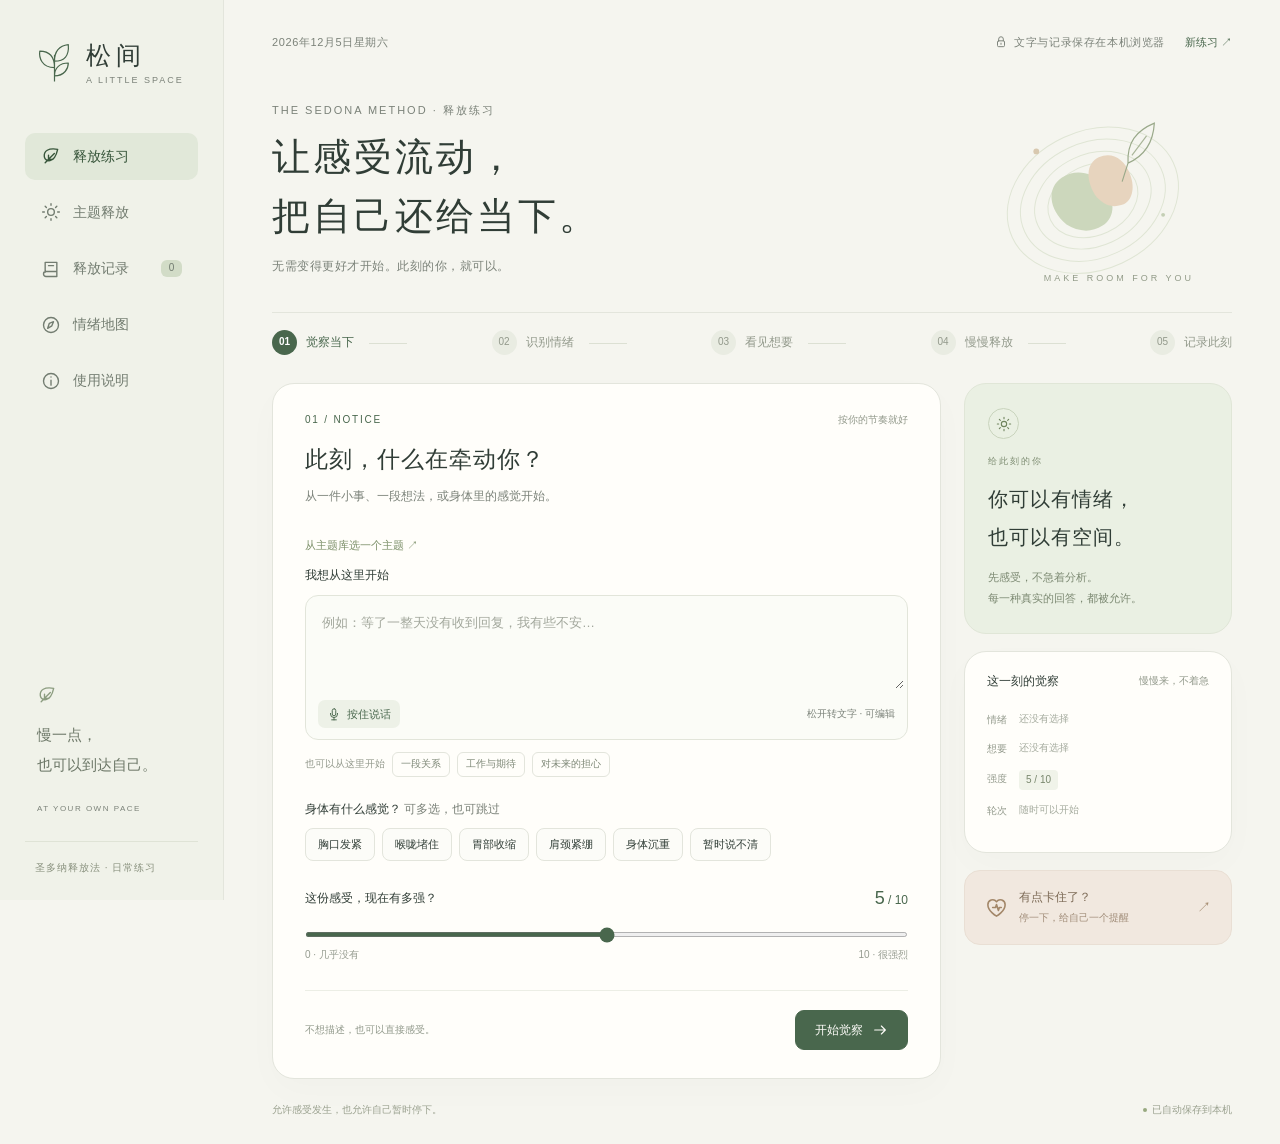
<file: index.html>
<!DOCTYPE html>
<html lang="zh-CN">
<head>
  <meta charset="UTF-8">
  <meta name="viewport" content="width=device-width, initial-scale=1, viewport-fit=cover">
  <meta name="theme-color" content="#f5f5ef">
  <meta name="description" content="松间：圣多纳释放法练习。觉察情绪，看见三大想要，按自己的节奏释放与记录。">
  <title>松间 · 圣多纳释放练习</title>
  <link rel="stylesheet" href="style.css">
  <link rel="stylesheet" href="enhancements.css">
  <link rel="stylesheet" href="themes.css">
  <link rel="stylesheet" href="practice-notes.css">
  <link rel="stylesheet" href="motion-interactions.css?v=2">
</head>
<body>
  <svg width="0" height="0" aria-hidden="true" style="position:absolute"><defs>
    <symbol id="i-leaf" viewBox="0 0 24 24"><path d="M20 4C9 2 3 6 4 13c1 6 12 9 16-9Z"/><path d="m5 20 11-11M9 16v-5m0 5h5"/></symbol>
    <symbol id="i-book" viewBox="0 0 24 24"><path d="M5 4h14v17H6a3 3 0 0 1 0-6h13M5 4v12M9 8h6"/></symbol>
    <symbol id="i-map" viewBox="0 0 24 24"><circle cx="12" cy="12" r="9"/><path d="m15 8-2 5-5 3 2-6 5-2Z"/></symbol>
    <symbol id="i-info" viewBox="0 0 24 24"><circle cx="12" cy="12" r="9"/><path d="M12 11v6m0-10v.2"/></symbol>
    <symbol id="i-lock" viewBox="0 0 24 24"><rect x="6" y="10" width="12" height="10" rx="2"/><path d="M8 10V7a4 4 0 0 1 8 0v3m-4 4v2"/></symbol>
    <symbol id="i-mic" viewBox="0 0 24 24"><rect x="9" y="3" width="6" height="12" rx="3"/><path d="M6 11v1a6 6 0 0 0 12 0v-1m-6 7v4m-4 0h8"/></symbol>
    <symbol id="i-arrow" viewBox="0 0 24 24"><path d="M4 12h16m-6-6 6 6-6 6"/></symbol>
    <symbol id="i-sun" viewBox="0 0 24 24"><circle cx="12" cy="12" r="4"/><path d="M12 2v2m0 16v2M2 12h2m16 0h2M5 5l1.5 1.5m11 11L19 19M5 19l1.5-1.5m11-11L19 5"/></symbol>
    <symbol id="i-help" viewBox="0 0 24 24"><path d="M12 21S3 16 3 9a5 5 0 0 1 9-3 5 5 0 0 1 9 3c0 7-9 12-9 12Z"/><path d="M8 12h3l1-3 2 6 1-3h2"/></symbol>
    <symbol id="i-close" viewBox="0 0 24 24"><path d="m6 6 12 12M6 18 18 6"/></symbol>
    <symbol id="i-control" viewBox="0 0 24 24"><path d="M4 7h16M4 17h16"/><circle cx="9" cy="7" r="3"/><circle cx="15" cy="17" r="3"/></symbol>
    <symbol id="i-check" viewBox="0 0 24 24"><path d="m5 12 4 4 10-10"/></symbol>
    <symbol id="i-download" viewBox="0 0 24 24"><path d="M12 3v12m-5-5 5 5 5-5M4 16v5h16v-5"/></symbol>
  </defs></svg>
  <div class="app">
    <aside class="sidebar" aria-label="主导航">
      <div class="brand"><svg class="brand-mark" viewBox="0 0 42 50" fill="none" aria-hidden="true"><path d="M21 45V16M21 30C7 30 4 19 5 12c10 0 16 6 16 18Zm0-7C21 11 28 6 36 5c1 12-4 18-15 18Zm0 16C32 39 36 31 36 25c-9 0-15 5-15 14Z" stroke="currentColor" stroke-width="1.3" stroke-linejoin="round"/></svg><div><div class="brand-name serif">松间</div><div class="brand-sub">A LITTLE SPACE</div></div></div>
      <nav class="nav"><button class="nav-button active" data-view="practice" aria-current="page"><svg class="icon"><use href="#i-leaf"/></svg>释放练习</button><button class="nav-button" data-view="themes"><svg class="icon"><use href="#i-sun"/></svg>主题释放</button><button class="nav-button" data-view="records"><svg class="icon"><use href="#i-book"/></svg>释放记录<span class="count" id="recordCount">0</span></button><button class="nav-button" data-view="map"><svg class="icon"><use href="#i-map"/></svg>情绪地图</button><button class="nav-button" data-view="guide"><svg class="icon"><use href="#i-info"/></svg>使用说明</button></nav>
      <div class="side-note"><svg class="icon twig"><use href="#i-leaf"/></svg><p>慢一点，<br>也可以到达自己。</p><span class="eyebrow">AT YOUR OWN PACE</span></div><div class="side-bottom">圣多纳释放法 · 日常练习</div>
    </aside>
    <main class="main" id="main">
      <header class="topbar"><span class="mobile-brand">松间</span><span id="today" class="date-label"></span><div class="top-actions"><span class="local-badge"><svg class="icon"><use href="#i-lock"/></svg>文字与记录保存在本机浏览器</span><button class="new-practice" id="newPractice">新练习 ↗</button></div></header>
      <div id="storageWarning" class="storage-warning" role="alert" hidden></div>
      <section id="practiceView">
        <div class="hero"><div class="hero-copy"><div class="eyebrow">THE SEDONA METHOD · 释放练习</div><h1 class="serif">让感受流动，<br>把自己还给当下。</h1><p>无需变得更好才开始。此刻的你，就可以。</p></div><div class="hero-art" aria-hidden="true"><svg viewBox="0 0 240 205" fill="none"><ellipse cx="125" cy="114" rx="91" ry="71" stroke="#dfe5d4" transform="rotate(-25 125 114)"/><ellipse cx="125" cy="114" rx="77" ry="59" stroke="#dfe5d4" transform="rotate(-25 125 114)"/><ellipse cx="125" cy="114" rx="62" ry="47" stroke="#dfe5d4" transform="rotate(-25 125 114)"/><ellipse cx="125" cy="114" rx="48" ry="36" stroke="#dfe5d4" transform="rotate(-25 125 114)"/><path d="M98 139c-19-16-20-38-5-48 13-9 30-7 42 6 13 15 14 34 0 43-12 8-26 6-37-1Z" fill="#ccd7bc"/><path d="M129 111c-12-17-11-35 2-41 13-6 26 1 32 17 6 15 2 29-9 32-9 3-17 0-25-8Z" fill="#e7d4be"/><path d="M161 76c-1-21 8-33 27-41-1 18-9 33-27 41Zm0 0-6 19" stroke="#9aa98a" stroke-width="1.2"/><path d="m165 68 15-20" stroke="#a9b598" stroke-width="1.2"/><circle cx="67" cy="64" r="3" fill="#d8c8af"/><circle cx="197" cy="129" r="2" fill="#c4cfb5"/></svg><span class="art-caption">MAKE ROOM FOR YOU</span></div></div>
        <ol class="steps" id="steps" aria-label="练习进度"></ol>
        <div class="workspace"><article class="card practice-card" id="practiceCard" aria-label="当前练习"></article><aside class="aside"><div class="reminder-card"><div class="reminder-icon"><svg class="icon"><use href="#i-sun"/></svg></div><div class="eyebrow">给此刻的你</div><h3 id="sideQuote">你可以有情绪，<br>也可以有空间。</h3><p id="sideQuoteSub">先感受，不急着分析。<br>每一种真实的回答，都被允许。</p></div><div class="card snapshot"><h3>这一刻的觉察<span id="elapsed">刚刚开始</span></h3><div class="snapshot-line"><span>情绪</span><div id="snapEmotions" class="snapshot-tags"></div></div><div class="snapshot-line"><span>想要</span><div id="snapWants" class="snapshot-tags"></div></div><div class="snapshot-line"><span>强度</span><div id="snapIntensity" class="snapshot-tags"></div></div><div class="snapshot-line"><span>轮次</span><div id="snapRounds" class="snapshot-tags"></div></div></div><button class="stuck-card" id="stuckButton"><svg class="icon"><use href="#i-help"/></svg><span><strong>有点卡住了？</strong><small>停一下，给自己一个提醒</small></span><span aria-hidden="true">↗</span></button></aside></div>
        <footer class="page-foot"><span>允许感受发生，也允许自己暂时停下。</span><span class="save-status" id="saveStatus" role="status">本机自动保存</span></footer>
      </section>
      <section id="themesView" hidden aria-label="主题释放"><div class="view-header"><div><div class="eyebrow">A PLACE TO BEGIN · 主题释放</div><h1>从一件在意的事，回到自己。</h1><p>跟随课程的 21 个主题，也可以只选此刻最贴近你的一个。</p></div><button class="button secondary" data-view="practice">回到当前练习</button></div><div class="theme-overview"><div><div class="eyebrow">AT YOUR OWN PACE</div><h2 class="serif">自由选题，随时再来一轮。</h2><p>每个主题都接入同样的觉察与释放步骤，不必按天完成。</p></div><div class="theme-progress" id="themeProgress"></div></div><div id="themeContinue" hidden></div><details class="practice-tools" open><summary>实用练习 · 可选的三个入口</summary><div class="practice-tool-grid"><button class="practice-tool-card" data-practice-tool="expectation"><strong>先松开对释放的期待 ↗</strong><span>把“轻松释放／一次释放干净”也当作一个目标，看看最近的感受。</span></button><button class="practice-tool-card" data-practice-tool="action"><strong>目标练习：行动阻力 ↗</strong><span>列出具体的小行动，从想到其中一步时的感受开始。</span></button><button class="practice-tool-card" data-practice-tool="outcome"><strong>实现后的好处与担心 ↗</strong><span>如果现在就实现，我期待什么、又担心什么？选一项来感受。</span></button></div></details><div class="theme-controls"><div class="theme-filters" aria-label="按周筛选"><button class="theme-filter" data-theme-week="all" aria-pressed="true">全部</button><button class="theme-filter" data-theme-week="1" aria-pressed="false">第一周</button><button class="theme-filter" data-theme-week="2" aria-pressed="false">第二周</button><button class="theme-filter" data-theme-week="3" aria-pressed="false">第三周</button></div><label class="theme-search"><span class="sr-only">搜索释放主题</span><input type="search" class="search" id="themeSearch" maxlength="100" placeholder="搜索主题，如：认可、关系、金钱…" autocomplete="off"></label></div><p class="theme-results" id="themeResults" role="status"></p><div class="themes-grid" id="themesGrid"></div><p class="theme-source">主题按《21天情绪释放训练营｜第二期》的目录整理；这里的觉察提示为页面编写，并非课程逐字引导。</p></section>
      <section id="recordsView" hidden aria-label="释放记录"><div class="view-header"><div><div class="eyebrow">YOUR SMALL MOMENTS</div><h1>每一次看见，都值得留下。</h1><p>不评判进度，记录与你自己相处的片刻。</p></div><div class="actions"><button class="button secondary" id="exportButton"><svg class="icon"><use href="#i-download"/></svg>导出备份</button><button class="button" id="importButton">导入记录</button></div></div><div class="record-tools"><label class="record-search-label"><span class="sr-only">搜索释放记录</span><input class="search" id="recordSearch" placeholder="搜索主题、情绪或想要…" maxlength="200"></label><span class="record-count" id="recordResults"></span></div><div class="record-want-filters" id="recordWantFilters" role="group" aria-label="按三大想要筛选记录"></div><p class="record-classification-note">以三大想要为主分类，具体情绪作为补充；一条记录可以对应多个想要。</p><div class="records-list" id="recordsList"></div></section>
      <section id="mapView" hidden aria-label="中英文情绪表"><div class="view-header"><div><div class="eyebrow">CHART OF EMOTIONS · 中英情绪表</div><h1>为感受，找到一个名字。</h1><p>按照原 PDF 的九类情绪整理，中文、英文与音标逐项对应。</p></div><button class="button secondary" data-view="practice">回到当前练习</button></div><p class="map-intro">可以同时感受到几种情绪，也可以暂时说不清。词语是探索的入口，不是对自己的评判。点击中文词语，可以带回当前练习。</p><div class="chart-controls"><label class="chart-search-label"><span class="field-label">查找情绪 · Search</span><input type="search" class="search" id="mapSearch" maxlength="100" placeholder="输入中文或英文，如：焦虑 / anxious" autocomplete="off"></label><label class="chart-category-label"><span class="field-label">情绪类别 · Category</span><select class="search" id="mapCategory" aria-label="情绪类别"></select></label></div><p class="chart-status" id="mapStatus" role="status"></p><div class="map-grid" id="mapGrid"></div><p class="chart-source">词条及音标参考你提供的《中英 chart-of-emotions sedona》第 1–2 页。原表中有些词是想法或行为描述，可用作觉察线索。</p></section>
      <section id="guideView" hidden aria-label="使用说明"><div class="view-header"><div><div class="eyebrow">A GENTLE PLACE TO BEGIN</div><h1>按自己的节奏，练习放下。</h1><p>一段几分钟的自我觉察，也可以只是一次短暂停顿。</p></div></div><article class="card guide-card"><h2>怎样进行一次练习</h2><ol><li>写下眼前的一件事，留意身体感觉，标记当前强度。</li><li>用情绪词帮助辨认；选多个、自己填写或选择“暂时说不清”都可以。</li><li>探索有没有想要控制、想要认同、想要安全。它们可能重叠，也可能暂时没有答案。</li><li>依次探索：允许感受存在、能否松开、是否愿意、何时尝试。任何回答都可以继续。</li><li>观察变化，保存记录。没有变化也可以结束；想继续时再做一轮。</li></ol><p>释放的是对某个结果的紧抓。愿望、行动、现实中的安全需要和个人边界都可以保留。</p></article><article class="card guide-card"><h2>长按说话与记录</h2><p>在输入框旁按住麦克风按钮说话，松开后等待转写完成。键盘可聚焦按钮，按住空格或回车说话。第一次使用需要允许麦克风权限；转出的文字可继续修改。</p><p>建议用 Chrome 或 Edge，通过本目录的“启动.cmd”打开本地页面。中文识别服务可能需要联网，也可能因系统、地区或企业策略而不可用。不可用时可以直接打字。</p><p>本页面没有后端，也不保存音频。语音可能由浏览器发送给其语音服务处理。文字、草稿和记录保存在当前浏览器的本地存储中；更换浏览器、清除浏览数据或移动 HTML 文件可能无法看到原记录。可定期“导出备份”，再通过“导入记录”恢复。</p><p>输入内容会自动保存。“先停一下”会生成可以继续的暂停记录；“保存这次记录”会保存整段练习。导出备份包含记录和当前草稿。</p></article><article class="card guide-card"><h2>在手机上使用</h2><label class="motion-setting"><input type="checkbox" id="motionPreference">减少放下动画</label><p>也会尊重系统的“减少动态效果”设置。</p><p>手机与电脑连接同一 Wi-Fi，双击电脑文件夹中的“手机访问.cmd”，在手机浏览器输入启动窗口列出的地址。请保持电脑和窗口开启；如果正在运行普通启动器，先关闭它。</p><p>普通局域网 HTTP 地址支持文字练习、双语情绪表、动画和记录。网页长按语音需要 HTTPS，可改用手机键盘自带的麦克风。手机和电脑的记录各自保存在自己的浏览器中，可用备份转移。</p><p>在释放环节轻触叶子，可观看放下的意象。选择“现在试一下”后也会播放；动画可跳过，支持“减少动画”和系统的减少动态效果设置。感受是否变化，仍由你自己体会。</p></article><article class="card guide-card"><h2>主题释放</h2><p>从导航进入“主题释放”，按周筛选或搜索，选一个主题和觉察角度，即可开始原有的五步练习。主题可以自由选择、反复练习，不必按21天顺序完成。</p><p>开始新主题时，未完成的练习会自动保存为暂停记录。主题会随草稿、每次记录和备份保留；也可以在记录里按主题名称搜索。每轮结束仍可点“还有一点，再释放一轮”，回到允许感受存在的第一个问题。</p><p>主题名称参考已核对的课程目录；觉察提示是为此页面编写的自助练习提示，并非原课逐字引导。</p></article><article class="card guide-card" id="arthurPracticeNotes"><h2>回到感受的几个提醒</h2><ul class="principle-list"><li>允许不是努力制造情绪；先看看能否少一点阻止和对抗。没有感觉，也可以先允许没感觉。</li><li>先问能不能松开，再问愿不愿意。答案可以是真实的“不知道”，不用在头脑里答对。</li><li>如果急着轻松释放、一次完成，可以把对释放结果的期待也当作练习目标。</li><li>先靠近最近的感受。对情绪的抗拒、对状态的愧疚、对自己的责备，也可以先被看见。</li><li>已有的安全、快乐与美好不用被赶走。探索的是“必须得到或必须保持”的紧抓，愿望与边界可以保留。</li><li>放下内在紧绷不等于对外退让；沟通、行动和选择仍由自己决定。</li><li>念头复杂时，先体会想到这句话时身体哪里有感觉，不必解释完所有原因。</li><li>情绪再出现时，可以看看它是否更容易经过自己；不比较进度，也不要求到零、接纳或平静才允许结束。</li><li>疲惫时可以休息。练习也可以只是欢迎感受、先停一下，不必把释放变成另一项任务。</li></ul><p class="source-notes">根据用户提供的 Arthur 摘录去重、改写为日常练习提示。实用练习见“主题释放”；卡住时也可从提醒窗口进入。</p></article><article class="card guide-card"><h2>资料与改写</h2><div class="source-ref"><cite>《中英 chart-of-emotions sedona》</cite>：按第1–2页九类情绪总表整理409个中英文词条及音标，另提供常用词快捷选择。<br><cite>《第2次直播：放下即获得》</cite>：参考第15、17–24、54–55页关于想要、简化释放和卡住时提醒的内容。<br>页面文案为日常练习而改写，是自我觉察工具，不作情绪诊断。</div></article></section>
    </main>
  </div>
  <dialog id="stuckDialog" aria-labelledby="stuckTitle"><div class="dialog-head"><div><div class="eyebrow">PAUSE, WITH KINDNESS</div><h2 id="stuckTitle" class="serif">卡住，也可以被允许。</h2></div><button class="close-btn" data-close="stuckDialog" aria-label="关闭提醒"><svg class="icon"><use href="#i-close"/></svg></button></div><div class="dialog-body"><p class="dialog-intro">选一个接近此刻的状态，试着轻轻提醒自己。</p><div class="reminder-reasons" id="stuckReasons"></div><div id="stuckMessage" class="stuck-message"></div><button class="stuck-tool-link" data-practice-tool="expectation">也可以先练“对释放的期待” ↗</button><div class="grounding">也可以先回到这里：感受双脚与地面接触，看看周围的三样东西，让呼吸保持自然。不用完成任何任务。</div><div class="dialog-actions"><button class="button primary" id="continueStuck">带着这个提醒继续</button><button class="button" id="pauseSession">先停一下，保存记录</button></div></div></dialog>
  <dialog id="recordDialog" aria-labelledby="recordTitle"><div class="dialog-head"><div><div class="eyebrow">A MOMENT YOU NOTICED</div><h2 id="recordTitle" class="serif">释放记录</h2></div><button class="close-btn" data-close="recordDialog" aria-label="关闭记录"><svg class="icon"><use href="#i-close"/></svg></button></div><div class="dialog-body" id="recordDetail"></div></dialog>
  <dialog id="confirmDialog" aria-labelledby="confirmTitle"><div class="dialog-head"><h2 id="confirmTitle" class="serif"></h2><button class="close-btn" data-close="confirmDialog" aria-label="取消"><svg class="icon"><use href="#i-close"/></svg></button></div><div class="dialog-body"><p id="confirmText" class="confirm-text"></p><div class="dialog-actions"><button class="button primary" id="confirmYes">确定</button><button class="button" data-close="confirmDialog">取消</button></div></div></dialog>
  <dialog id="themeDialog" aria-labelledby="themeDialogTitle"><div class="dialog-head"><div><div class="eyebrow" id="themeDialogEyebrow">主题释放</div><h2 class="serif" id="themeDialogTitle"></h2></div><button class="close-btn" data-close="themeDialog" aria-label="关闭主题"><svg class="icon"><use href="#i-close"/></svg></button></div><div class="dialog-body"><p class="theme-preview-description" id="themeDialogDescription"></p><p class="field-label">选一个角度开始觉察</p><div class="theme-angles" id="themeAngles"></div><p class="theme-draft-note" id="themeDraftNote" hidden>当前未结束的练习会先保存为暂停记录，之后可以继续。</p><div class="dialog-actions theme-preview-actions"><button class="button primary" id="startTheme">开始这个主题</button><button class="button" id="viewThemeRecords" hidden>查看这个主题的记录</button></div><p class="theme-preview-note">接下来可以写下具体的小事，辨认情绪与三大想要，再按自己的节奏释放。</p></div></dialog>
  <dialog id="practiceToolDialog" aria-labelledby="practiceToolTitle"><div class="dialog-head"><div><div class="eyebrow">回到最近的感受 · 可选练习</div><h2 class="serif" id="practiceToolTitle"></h2></div><button class="close-btn" data-close="practiceToolDialog" aria-label="关闭练习工具"><svg class="icon"><use href="#i-close"/></svg></button></div><div class="dialog-body"><p class="tool-description" id="practiceToolDescription"></p><div class="tool-fields" id="practiceToolFields"></div><p class="tool-hint" id="practiceToolHint"></p><p class="tool-focus-label">选此刻最有感觉的一项，之后再辨认情绪和三大想要。</p><div class="tool-focus-list" id="practiceToolFocus"></div><p class="tool-error" id="practiceToolError" role="alert" hidden></p><p class="tool-draft-note" id="practiceToolDraftNote" hidden>当前练习会先保存。完成这个练习后，可以回到刚才停下的地方。</p><div class="tool-dialog-actions"><button class="button primary" id="startPracticeTool">带着这一项开始释放</button><button class="button" data-close="practiceToolDialog">先不做，回到原处</button></div><p class="source-notes">练习提示根据你提供的 Arthur 摘录和目标练习讲义整理、改写。</p></div></dialog>
  <dialog id="releaseVisual" class="release-visual" aria-labelledby="visualTitle" aria-describedby="visualHint"><div class="visual-stage" aria-hidden="true"><div class="visual-halo"></div><div class="visual-ripple ripple-one"></div><div class="visual-ripple ripple-two"></div><div class="visual-stone"><span id="visualEmotion"></span><span class="visual-word-en" id="visualEnglish" lang="en"></span></div><div class="visual-particles" id="visualParticles"></div><svg class="visual-leaf icon"><use href="#i-leaf"/></svg></div><div class="visual-copy"><div class="eyebrow">A LITTLE LIGHTER</div><h2 class="serif" id="visualTitle">让这一点紧绷，轻轻离开。</h2><p id="visualHint">跟随一个放下的意象，<br>也允许真实的感受保持原样。</p><button class="button secondary" id="finishReleaseVisual">回到练习</button><label class="quiet-motion"><input type="checkbox" id="quietMotion">减少动画</label></div></dialog>
  <input type="file" accept=".json,application/json" id="importFile" hidden><div class="toast" id="toast" role="status" hidden></div>
  <script src="emotion-chart.js"></script>
  <script src="theme-data.js"></script>
  <script src="practice-notes.js"></script>
  <script src="app.js?v=2"></script>
</body>
</html>
</file>
<file: style.css>
:root{--bg:#f5f5ef;--paper:#fffefa;--ink:#303d36;--muted:#7b8279;--green:#49674d;--sage:#e8eee2;--line:#e3e5dc;--radius:22px;font-family:Inter,"Segoe UI","Microsoft YaHei",sans-serif;color:var(--ink);background:var(--bg);font-synthesis:none}
*{box-sizing:border-box}body{margin:0;font-size:14px;line-height:1.65}button,input,textarea{font:inherit}button,a,input,textarea,summary{-webkit-tap-highlight-color:transparent}button{cursor:pointer;color:inherit;border:0;background:none}button:disabled{cursor:not-allowed;opacity:.55}button:focus-visible,a:focus-visible,summary:focus-visible{outline:3px solid #a8b49a;outline-offset:4px}input:focus,textarea:focus{outline:2px solid #a9b79b;outline-offset:2px}h1,h2,h3,p{margin-top:0}h1,h2,h3{font-weight:500}a{color:var(--green)}svg{display:inline-block;vertical-align:middle;flex-shrink:0}svg.icon{width:20px;height:20px;stroke:currentColor;stroke-width:1.65;fill:none;stroke-linecap:round;stroke-linejoin:round}button svg{pointer-events:none}[hidden]{display:none!important}.muted{color:var(--muted)}.small{font-size:12px}.serif{font-family:"Noto Serif SC","Songti SC",SimSun,serif}.eyebrow{font-size:11px;letter-spacing:2px;color:var(--muted)}.sr-only{position:absolute;width:1px;height:1px;padding:0;overflow:hidden;clip:rect(0,0,0,0);white-space:nowrap}
.app{display:grid;grid-template-columns:224px minmax(0,1fr);min-height:100vh}.sidebar{border-right:1px solid var(--line);padding:38px 25px 24px;display:flex;flex-direction:column;position:sticky;top:0;height:100vh;background:#f0f2e9}.brand{display:flex;align-items:center;gap:12px;margin:0 10px 45px}.brand-mark{width:39px;height:46px;color:var(--green)}.brand-name{font-size:25px;letter-spacing:5px;line-height:1.4}.brand-sub{font-size:9px;letter-spacing:2px;color:var(--muted)}.nav{display:grid;gap:9px}.nav-button{display:flex;align-items:center;gap:12px;padding:12px 16px;text-align:left;border-radius:10px;color:#727c70}.nav-button.active{background:#e1e8d9;color:#37553a;font-weight:600}.nav-button:hover{background:#e7ecdf}.nav-button .count{margin-left:auto;background:#d2dcc7;font-size:10px;min-width:21px;text-align:center;border-radius:6px}.side-note{margin-top:auto;padding:38px 12px 22px}.side-note .twig{font-size:24px;color:#8c9d80}.side-note p{font-family:"Noto Serif SC",SimSun,serif;font-size:15px;line-height:2;color:#6d7868;margin:15px 0}.side-note .eyebrow{font-size:8px;letter-spacing:1.5px}.side-bottom{font-size:10px;letter-spacing:1px;color:#89917e;padding:18px 10px 0;border-top:1px solid #dfe3d6}.main{max-width:1430px;width:100%;margin:auto;padding:28px 48px 26px}.topbar{display:flex;align-items:center;justify-content:space-between;gap:12px;font-size:11px;color:var(--muted);letter-spacing:.6px}.local-badge{display:inline-flex;align-items:center;gap:6px}.local-badge svg{width:14px;height:14px}.hero{display:flex;align-items:center;justify-content:space-between;gap:20px;min-height:235px;padding:33px 0 23px}.hero h1{font-size:38px;line-height:1.55;letter-spacing:3px;margin:9px 0 11px}.hero p{font-size:12px;color:var(--muted);margin:0;letter-spacing:.5px}.hero-art{position:relative;width:240px;height:200px;margin-right:24px;flex-shrink:0}.hero-art svg{width:100%;height:100%}.art-caption{position:absolute;bottom:3px;right:14px;font-size:9px;letter-spacing:3px;color:#929b88}.steps{list-style:none;display:flex;justify-content:space-between;padding:17px 0 28px;margin:0;border-top:1px solid var(--line)}.step{position:relative;display:flex;align-items:center;gap:9px;color:#92998b;font-size:12px;padding:0}.step:not(:last-child):after{content:"";position:absolute;left:calc(100% + 15px);top:50%;width:clamp(12px,3vw,54px);height:1px;background:#dce0d3}.step-num{width:25px;height:25px;display:grid;place-items:center;border-radius:50%;background:#e9ece2;font-size:10px}.step.active{color:var(--green);font-weight:600}.step.active .step-num{background:var(--green);color:white}.step.done .step-num{background:#dfe9d7;color:var(--green)}.workspace{display:grid;grid-template-columns:minmax(0,1fr) 268px;gap:23px;align-items:start}.card{background:var(--paper);border:1px solid var(--line);border-radius:var(--radius);box-shadow:0 12px 36px #354c3505}.practice-card{padding:28px 32px;min-height:450px}.section-label{display:flex;align-items:center;justify-content:space-between;margin-bottom:13px}.section-label span:first-child{font-size:10px;letter-spacing:1.8px;color:var(--green)}.section-label span:last-child{font-size:10px;color:#92998b}.practice-card h2{font-size:23px;letter-spacing:1px;line-height:1.55;margin-bottom:8px;outline:none}.intro{font-size:12px;color:var(--muted);margin-bottom:23px;line-height:1.9}.field-label{display:block;font-size:12px;margin-bottom:9px;font-weight:500}.input-wrap{position:relative;border:1px solid #e2e5da;border-radius:13px;background:#fbfcf7;padding:3px}.input-wrap:focus-within{border-color:#9baa8a}.input-wrap textarea{resize:vertical;min-height:85px;width:100%;border:0;background:transparent;padding:12px 13px 4px;color:var(--ink);outline:none;font-size:13px;line-height:1.9}.input-wrap textarea:focus{outline:none}.input-wrap textarea::placeholder{color:#a2a79c}.voice-row{display:flex;align-items:center;justify-content:space-between;gap:10px;padding:4px 9px 8px;min-height:36px}.voice-btn{display:inline-flex;align-items:center;gap:6px;border-radius:7px;padding:5px 9px;background:#edf1e7;color:var(--green);font-size:11px;user-select:none;-webkit-user-select:none;touch-action:none;flex-shrink:0}.voice-btn svg{width:14px;height:14px}.voice-btn.recording{background:#f4dfd8;color:#9f5544}.voice-btn.recording:before{content:"";width:6px;height:6px;border-radius:50%;background:#b75b46;animation:pulse 1s infinite}.voice-status{font-size:10px;color:var(--muted);text-align:right;overflow-wrap:anywhere}.examples{display:flex;flex-wrap:wrap;align-items:center;gap:7px;margin:12px 0 23px;font-size:10px;color:#93998c}.text-chip{border:1px solid var(--line);background:transparent;border-radius:6px;padding:3px 8px;color:#7d8776;font-size:10px}.text-chip:hover{background:var(--sage)}.field-block{margin:23px 0 0}.chips{display:flex;gap:7px;flex-wrap:wrap}.chip{border:1px solid var(--line);padding:6px 12px;border-radius:8px;background:#fcfcf8;font-size:11px;overflow-wrap:anywhere}.chip:hover{border-color:#a7b496}.chip.selected,.chip[aria-pressed=true]{background:#e8efdf;border-color:#a4b591;color:#3e5c3c}.range-line{display:flex;justify-content:space-between;align-items:center;margin-bottom:8px}.range-value{font-size:12px;color:var(--green)}.range-value b{font-size:18px;font-weight:500}.range{width:100%;accent-color:var(--green);cursor:pointer;height:5px;margin:10px 0}.range-labels{display:flex;justify-content:space-between;font-size:10px;color:#969c90}.card-footer{border-top:1px solid #eceee5;margin-top:26px;padding-top:19px;display:flex;align-items:center;justify-content:space-between;gap:12px}.button{border:1px solid var(--line);padding:10px 19px;border-radius:9px;font-size:12px;display:inline-flex;align-items:center;justify-content:center;gap:9px;line-height:1.5}.button svg{width:16px;height:16px}.button.primary{background:var(--green);border-color:var(--green);color:#fffefa}.button.primary:hover{background:#354f39}.button.secondary{background:#f1f4ea;color:var(--green);border-color:#e1e7d7}.button.ghost{border-color:transparent;color:var(--muted);padding-left:0}.button.danger{color:#a45042;border-color:#e8cdc5}.footer-hint{font-size:10px;color:#91998b}.aside{display:grid;gap:17px}.reminder-card{padding:24px 23px;background:#eaf0e3;border:1px solid #e0e6d7;border-radius:var(--radius)}.reminder-icon{width:31px;height:31px;border:1px solid #c9d4bd;border-radius:50%;display:grid;place-items:center;color:#6f835d;margin-bottom:15px}.reminder-icon svg{width:16px;height:16px}.reminder-card .eyebrow{color:#7c8b70;font-size:9px}.reminder-card h3{font-family:"Noto Serif SC",SimSun,serif;font-size:20px;line-height:1.9;letter-spacing:1px;margin:11px 0}.reminder-card p{font-size:11px;color:#7c8972;line-height:1.9;margin:0}.snapshot{padding:20px 22px}.snapshot h3{font-size:12px;margin:0 0 19px;display:flex;justify-content:space-between;align-items:center}.snapshot h3 span{font-weight:400;font-size:10px;color:#92998b}.snapshot-line{display:flex;align-items:flex-start;gap:12px;margin:12px 0;font-size:11px}.snapshot-line>span:first-child{color:#939a8c;white-space:nowrap;font-size:10px;padding-top:1px}.snapshot-tags{display:flex;flex-wrap:wrap;gap:4px}.snapshot-tag{padding:2px 7px;border-radius:4px;background:#f0f3e9;color:#78866c;font-size:10px;overflow-wrap:anywhere;max-width:100%}.snapshot-placeholder{color:#a5ab9e;font-size:10px}.stuck-card{background:#f1e8df;border:1px solid #e9dfd4;padding:17px 20px;border-radius:16px;display:flex;align-items:center;gap:11px;text-align:left;width:100%}.stuck-card>svg{color:#a38769;width:23px;height:23px}.stuck-card strong{display:block;font-size:12px;font-weight:500;color:#7d6b57}.stuck-card small{display:block;font-size:10px;color:#a08c78;margin-top:3px}.stuck-card>span:last-child{margin-left:auto;color:#a68d72}.page-foot{font-size:10px;color:#9aa18f;display:flex;justify-content:space-between;gap:12px;margin:23px 0 0}.save-status{display:flex;align-items:center;gap:5px}.save-status:before{content:"";background:#98a980;border-radius:50%;width:4px;height:4px}.storage-warning{padding:12px 16px;background:#f7e8dd;border:1px solid #e4c8b3;border-radius:10px;margin:15px 0;color:#876044;font-size:12px}
.search{width:100%;border:1px solid var(--line);border-radius:9px;background:#fafbf6;padding:10px 13px;color:var(--ink);font-size:12px}.emotion-grid{display:grid;grid-template-columns:repeat(3,minmax(0,1fr));gap:9px;margin:15px 0}.emotion-card{border:1px solid var(--line);border-radius:11px;padding:12px;text-align:left;background:#fdfdf9;transition:background .15s,border .15s}.emotion-card:hover{border-color:#a7b696}.emotion-card.selected{background:#eaf0e3;border-color:#9bad87}.emotion-top{display:flex;align-items:center;gap:7px;margin-bottom:5px;font-size:12px}.emotion-dot{width:7px;height:7px;border-radius:50%;background:var(--dot);flex-shrink:0}.emotion-card small{font-size:10px;color:#8b9282;display:block;line-height:1.8}.emotion-words{border-radius:11px;padding:14px;background:#f5f7ef;margin-bottom:13px}.emotion-words>p{font-size:11px;color:#818a77;margin:0 0 9px}.inline-field{display:flex;gap:7px;margin-top:12px}.inline-field input{min-width:0;flex:1}.help-note{padding:12px 14px;background:#f3f5ec;border-radius:9px;color:#78856c;font-size:11px;line-height:1.9;margin:15px 0}.suggestion{font-size:11px;color:#7c896e;margin:12px 0}.want-list{display:grid;gap:10px}.want-card{width:100%;border:1px solid var(--line);border-radius:12px;padding:16px;text-align:left;display:grid;grid-template-columns:33px 1fr 18px;gap:12px;background:#fdfdf9}.want-card.selected{background:#eaf0e3;border-color:#9bad87}.want-symbol{background:#f0f3e9;border-radius:9px;width:33px;height:33px;display:grid;place-items:center;color:#7b8b6a}.want-symbol svg{width:18px;height:18px}.want-name{display:block;font-size:13px;margin-bottom:3px}.want-card small{font-size:11px;color:#89917f;line-height:1.9;display:block}.checkmark{width:16px;height:16px;border:1px solid #d2d9c8;border-radius:50%;color:transparent;display:grid;place-items:center;font-size:10px;margin-top:4px}.selected .checkmark{background:#60764f;border-color:#60764f;color:white}.release-orb{width:112px;height:112px;display:grid;place-items:center;margin:25px auto 29px;position:relative;border-radius:50%;background:radial-gradient(circle,#edf1e4 0%,#e6eddd 55%,#f3f6ee 70%);box-shadow:0 0 0 15px #f4f6ee,0 0 0 29px #f8f9f3}.release-orb svg{width:35px;height:35px;color:#81916f;stroke-width:1.1}.release-focus{text-align:center;font-family:"Noto Serif SC",SimSun,serif;font-size:23px;line-height:1.9;letter-spacing:1px;margin:29px 0 12px}.release-sub{text-align:center;color:#909783;font-size:11px;line-height:1.9;margin-bottom:24px}.answer-options{display:flex;gap:9px;justify-content:center;flex-wrap:wrap}.answer-option{padding:9px 18px;border:1px solid #dfe5d5;border-radius:8px;background:#fafbf5;font-size:12px}.answer-option.selected{background:#e2ead7;border-color:#a0b58a;color:#3c5b37}.answer-feedback{margin-top:18px;min-height:45px;color:#7a8870;font-size:12px;line-height:1.9;background:#f5f7ef;padding:12px 15px;border-radius:10px}.mini-progress{display:flex;gap:5px;justify-content:center;margin:15px 0}.mini-progress span{height:3px;width:24px;border-radius:3px;background:#e8ecdf}.mini-progress span.active{background:#7e946b}.mini-progress span.done{background:#b9c7aa}.focus-tags{justify-content:center;margin-top:20px}.round-summary{display:flex;justify-content:center;align-items:center;gap:27px;background:#f3f6ed;border-radius:14px;padding:20px;margin:18px 0}.score{text-align:center}.score b{font-size:30px;font-weight:400;line-height:1.4}.score span{display:block;font-size:10px;color:#89947e}.rounds{margin:18px 0;display:grid;gap:8px}.round-row{display:flex;justify-content:space-between;gap:12px;font-size:11px;background:#f5f6ef;border-radius:8px;padding:10px 13px}.round-row>span:last-child{white-space:nowrap}.summary-detail{font-size:12px;line-height:1.9;color:#79846e;margin:14px 0}.success-mark{display:flex;align-items:center;gap:8px;font-size:12px;color:var(--green);background:#e8efdf;padding:12px;border-radius:9px;margin-bottom:15px}.actions{display:flex;gap:8px;flex-wrap:wrap}
.view-header{padding:42px 0 22px;display:flex;align-items:flex-end;justify-content:space-between;gap:20px}.view-header h1{font-family:"Noto Serif SC",SimSun,serif;font-size:32px;letter-spacing:2px;margin-bottom:8px}.view-header p{font-size:12px;color:var(--muted);margin-bottom:0}.record-tools{display:flex;gap:12px;align-items:center;margin:14px 0 22px}.record-search-label{flex:1;max-width:400px}.record-count{font-size:11px;color:var(--muted)}.records-list{display:grid;gap:13px}.record-card{padding:22px 25px;text-align:left;width:100%;transition:border-color .15s}.record-card:hover{border-color:#a6b395}.record-top{display:flex;justify-content:space-between;gap:15px;font-size:11px;color:#909880;margin-bottom:10px}.record-card h3{font-size:16px;margin-bottom:12px;overflow-wrap:anywhere}.record-meta{display:flex;align-items:center;gap:8px;flex-wrap:wrap}.record-score{margin-left:auto;color:#6f835d;font-size:12px}.status-pill{border-radius:5px;padding:2px 7px;font-size:10px;background:#edf2e6;color:#728661}.status-pill.paused{background:#f3e8db;color:#9a805b}.empty-state{text-align:center;padding:70px 20px;color:#8d9782}.empty-state .icon{width:35px;height:35px;margin-bottom:15px}.empty-state h3{font-size:18px;color:#6b7c5e}.empty-state p{font-size:12px;margin-bottom:23px}.map-intro{max-width:670px;color:var(--muted);font-size:12px;line-height:2}.map-grid{display:grid;grid-template-columns:repeat(3,minmax(0,1fr));gap:15px;margin-top:25px}.map-card{padding:23px}.map-card .eyebrow{font-size:9px;margin:7px 0 13px;letter-spacing:1px}.map-card h3{display:flex;align-items:center;gap:9px;font-size:18px;margin-bottom:0}.map-card p{font-size:11px;color:#8b947e;line-height:1.9}.map-card .chips{gap:6px}.map-card .chip{font-size:10px;padding:4px 9px}.guide-card{padding:28px 32px;margin:20px 0;max-width:850px}.guide-card h2{font-size:18px}.guide-card p,.guide-card li{font-size:12px;color:#7e8874;line-height:2}.guide-card ol{padding-left:20px}.source-ref{font-size:11px;line-height:2;color:#87917b}.source-ref cite{font-style:normal;color:#637b51}
dialog{border:1px solid var(--line);border-radius:23px;padding:0;width:min(620px,calc(100% - 32px));max-height:88dvh;background:var(--paper);color:var(--ink);box-shadow:0 25px 100px #2d3f3026}dialog::backdrop{background:#29362b59;backdrop-filter:blur(4px)}.dialog-head{display:flex;justify-content:space-between;align-items:flex-start;padding:25px 28px 8px;gap:12px}.dialog-head h2{font-size:23px;letter-spacing:1px;margin:5px 0}.dialog-body{padding:9px 28px 27px}.close-btn{width:31px;height:31px;display:grid;place-items:center;border-radius:50%;color:#7e8974;background:#f0f3e9;flex-shrink:0}.close-btn svg{width:16px;height:16px}.dialog-intro{color:#8b937f;font-size:12px;line-height:1.9}.reminder-reasons{display:flex;gap:7px;flex-wrap:wrap;margin:19px 0}.stuck-message{background:#edf2e5;border-radius:15px;padding:23px;margin:17px 0}.stuck-message h3{font-family:"Noto Serif SC",SimSun,serif;font-size:23px;line-height:1.9;margin-bottom:14px}.stuck-message p{color:#7d8b6e;font-size:12px;line-height:2;margin:0}.grounding{background:#f6eee5;padding:13px 16px;border-radius:10px;color:#9b8264;font-size:11px;line-height:1.9}.dialog-actions{display:flex;gap:9px;flex-wrap:wrap;margin-top:22px}.detail-block{margin:20px 0}.detail-block h3{font-size:12px;margin:0 0 7px;color:#6c7e5d}.detail-block p{font-size:12px;white-space:pre-wrap;overflow-wrap:anywhere;line-height:1.9;color:#859077}.detail-table{width:100%;border-collapse:collapse;font-size:11px;color:#7d8871}.detail-table td{padding:7px;border-bottom:1px solid #e9ede0;vertical-align:top}.detail-table td:first-child{width:68%;color:#8b947f}.toast{position:fixed;bottom:27px;left:50%;transform:translateX(-50%);background:#40593d;color:#fffefa;border-radius:11px;padding:12px 23px;font-size:12px;z-index:10;max-width:90vw;box-shadow:0 6px 20px #26392720}.confirm-text{white-space:pre-wrap;font-size:13px;color:#7f8873}.mobile-brand{display:none}.no-results{font-size:12px;color:#8b947f;padding:15px 0}.saved-record-link{font-size:11px;color:var(--green);text-decoration:underline;cursor:pointer}.round-help{margin-top:13px;text-align:center}.round-help button{color:#8d9a7d;font-size:11px;text-decoration:underline;text-underline-offset:3px}
.practice-card{scroll-margin-top:20px}.top-actions{display:flex;align-items:center;gap:20px}.new-practice{color:var(--green);font-size:11px;padding:5px 0;white-space:nowrap}.new-practice:hover{text-decoration:underline}@media(max-width:650px){.top-actions{gap:10px}.new-practice{font-size:10px}.top-actions .local-badge{font-size:8px}}
@keyframes pulse{50%{opacity:.35}}@media(prefers-reduced-motion:reduce){*,*:before,*:after{animation:none!important;transition:none!important;scroll-behavior:auto!important}}
@media(min-width:1500px){.main{padding-left:70px;padding-right:70px}.hero{min-height:257px}.practice-card{padding:32px 38px}.workspace{grid-template-columns:minmax(0,1fr) 285px}}
@media(max-width:1120px){.app{grid-template-columns:185px minmax(0,1fr)}.sidebar{padding:30px 16px 20px}.main{padding:24px 28px}.workspace{grid-template-columns:minmax(0,1fr) 225px;gap:17px}.practice-card{padding:24px}.hero h1{font-size:32px}.hero-art{width:190px;margin-right:0}.step:not(:last-child):after{width:15px;left:calc(100% + 9px)}.step{gap:6px;font-size:11px}.reminder-card{padding:20px}.snapshot{padding:18px}.emotion-card{padding:10px}.emotion-card small{font-size:9px}}
@media(max-width:900px){.workspace{grid-template-columns:minmax(0,1fr)}.aside{grid-template-columns:1fr 1fr}.reminder-card{grid-row:span 2}.reminder-card h3{font-size:22px}.snapshot{padding:17px 20px}.stuck-card{padding:14px 18px}.hero-art{width:160px}.hero h1{font-size:29px}.steps{gap:8px}.step:not(:last-child):after{display:none}.map-grid{grid-template-columns:repeat(2,minmax(0,1fr))}.view-header{align-items:flex-start;flex-direction:column}}
@media(max-width:650px){.app{display:block}.sidebar{position:fixed;inset:auto 0 0;height:auto;z-index:5;padding:7px 10px max(7px,env(safe-area-inset-bottom));border-right:0;border-top:1px solid #dfe5d5;background:#f5f7efed;backdrop-filter:blur(14px)}.brand,.side-note,.side-bottom{display:none}.nav{grid-template-columns:repeat(4,1fr);gap:2px}.nav-button{padding:7px 2px;flex-direction:column;gap:3px;font-size:10px;border-radius:9px;justify-content:center}.nav-button .icon{width:18px;height:18px}.nav-button .count{display:none}.main{padding:21px 19px 104px}.mobile-brand{display:inline;letter-spacing:3px;font-family:SimSun,serif;font-size:17px;color:#536d45}.topbar{font-size:9px}.date-label{display:none}.local-badge{font-size:9px;letter-spacing:0}.hero{min-height:198px;padding:25px 0 21px;position:relative;gap:0}.hero h1{font-size:29px;line-height:1.65;letter-spacing:2px;margin:8px 0}.hero .eyebrow{font-size:9px;letter-spacing:1.5px}.hero p{font-size:10px;max-width:225px;line-height:1.9}.hero-art{width:105px;height:150px;position:absolute;right:-5px;top:28px;opacity:.6;pointer-events:none}.hero-copy{z-index:1}.art-caption{font-size:6px;letter-spacing:1px;bottom:15px;right:0}.steps{padding:16px 0 21px;gap:5px}.step{font-size:10px;gap:5px;flex-direction:column}.step-num{width:23px;height:23px;font-size:9px}.practice-card{padding:22px 19px;border-radius:18px;min-height:0}.practice-card h2{font-size:21px}.intro{font-size:11px;margin-bottom:19px}.emotion-grid{gap:7px}.emotion-card{padding:10px 8px}.emotion-top{gap:5px;font-size:11px}.emotion-card small{font-size:9px}.card-footer{gap:8px}.button{padding:10px 14px;font-size:11px}.footer-hint{font-size:9px;max-width:150px}.aside{grid-template-columns:1fr;gap:13px}.reminder-card{grid-row:auto;padding:20px 22px;position:relative}.reminder-icon{position:absolute;right:22px;top:22px}.reminder-card h3{font-size:19px;margin:8px 0}.reminder-card h3 br{display:none}.reminder-card p{font-size:10px}.snapshot{display:none}.page-foot{font-size:9px;margin-top:18px}.page-foot>span:first-child{max-width:230px}.release-focus{font-size:22px}.release-orb{margin-top:29px}.want-card{padding:14px 12px;gap:9px;grid-template-columns:29px 1fr 16px}.want-symbol{width:29px;height:29px}.want-card small{font-size:10px}.view-header{padding-top:30px}.view-header h1{font-size:29px}.map-grid{grid-template-columns:1fr}.map-card{padding:20px}.record-card{padding:19px}.record-top{font-size:10px}.record-card h3{font-size:14px}.record-score{margin-left:0}.record-tools{gap:8px}.guide-card{padding:22px}.dialog-head{padding:22px 22px 8px}.dialog-body{padding:7px 22px 23px}.stuck-message{padding:19px}.stuck-message h3{font-size:21px}.dialog-head h2{font-size:21px}.toast{bottom:95px;width:max-content;max-width:90vw}.inline-field .button{padding:8px 10px}.voice-row{gap:6px}.voice-status{font-size:9px}.range{height:7px}.round-row{font-size:10px}}
</file>
<file: enhancements.css>
/* Bilingual chart and release visualization */
.repeat-release-panel{display:flex;align-items:center;justify-content:space-between;gap:18px;padding:17px;background:#edf3e5;border:1px solid #dfe8d4;border-radius:12px;margin-top:20px}.repeat-release-panel strong{display:block;font-size:13px;font-weight:500;color:#506d40}.repeat-release-panel p{font-size:11px;line-height:1.9;color:#7b8b6e;margin:5px 0 0}.repeat-release-panel .button{flex-shrink:0;white-space:nowrap}@media(max-width:760px){.repeat-release-panel{display:grid;grid-template-columns:minmax(0,1fr);gap:14px;padding:16px}.repeat-release-panel strong{font-size:15px}.repeat-release-panel p{font-size:12px}.repeat-release-panel .button{width:100%;white-space:normal;min-height:46px}}
.motion-setting{display:flex;align-items:center;gap:10px;min-height:44px;font-size:14px;cursor:pointer;color:var(--green)}.motion-setting input{accent-color:var(--green);width:18px;height:18px}
.emotion-en{display:block;color:#78866d;font-size:10px;letter-spacing:.8px;margin:0 0 7px;overflow-wrap:anywhere;line-height:1.4}.emotion-card{min-width:0}.word-zh,.word-en{display:block}.word-en{font-size:10px;color:#7b8970;line-height:1.45;margin-top:2px;overflow-wrap:anywhere}.bilingual-chips .chip{text-align:left;padding:8px 12px;min-height:46px}.want-en{display:block;font-size:10px;letter-spacing:.4px;color:#78896c;margin-top:3px;line-height:1.5}.want-name{margin-bottom:7px}.chart-link{color:var(--green);text-decoration:underline;text-underline-offset:4px;font-size:11px;margin-top:15px;min-height:36px;padding-left:0}.chart-controls{display:grid;grid-template-columns:minmax(0,1fr) minmax(240px,320px);gap:18px;margin:25px 0 0}.chart-controls select{min-height:44px;cursor:pointer}.chart-status,.chart-source{font-size:11px;line-height:1.9;color:#7b8870}.chart-status{margin:14px 0 0}.chart-source{margin:23px 0 0}.map-grid{align-items:start;gap:18px}.map-card{min-width:0;padding:22px 19px 16px}.map-grid.single-category{grid-template-columns:minmax(0,780px)}.chart-card-head{display:flex;justify-content:space-between;align-items:center;gap:10px}.chart-entry-count{font-size:11px;background:#eef2e7;border-radius:6px;padding:2px 7px;color:#778568}.map-card .eyebrow{font-size:10px;letter-spacing:1px;overflow-wrap:anywhere;margin:7px 0 10px}.map-card>p{margin-bottom:15px}.chart-table-scroll{max-height:390px;overflow:auto;overscroll-behavior:contain;scrollbar-width:thin;scrollbar-color:#c6d1b9 #f8f9f3;border-top:1px solid var(--line);border-bottom:1px solid var(--line);border-radius:3px}.emotion-table{width:100%;border-collapse:separate;border-spacing:0;table-layout:fixed}.emotion-table th{text-align:left;font-size:10px;font-weight:500;color:#7d8b70;padding:9px 7px;background:#f4f7ed;position:sticky;top:0;z-index:1}.emotion-table th:first-child{width:43%}.emotion-table td{padding:7px;border-top:1px solid #edf0e5;vertical-align:middle;overflow-wrap:anywhere;font-size:12px}.emotion-table td button{text-align:left;padding:4px 0;min-height:35px;width:100%;color:#526d42;font-size:12px;line-height:1.65}.emotion-table tr:hover td,.emotion-table tr.chosen td{background:#f1f6e9}.table-english{display:block;font-size:12px;color:#607452;line-height:1.5}.table-ipa{display:block;font-family:Arial,"Segoe UI",sans-serif;font-size:10px;color:#8a947f;line-height:1.6;margin-top:3px}.single-category .emotion-table td,.single-category .emotion-table td button{font-size:14px}.single-category .table-english{font-size:14px}.single-category .table-ipa{font-size:12px}.single-category .chart-table-scroll{max-height:600px}.release-orb{cursor:pointer;padding:0}.release-orb:hover{box-shadow:0 0 0 16px #eff4e6,0 0 0 30px #f6f8ef}.release-orb:focus-visible{outline-offset:20px}.visual-cue{text-align:center;color:#889779;font-size:10px;margin:0 0 15px}.release-focus{margin-top:20px}
.release-visual{width:min(520px,calc(100% - 32px));overflow:hidden;background:#f5f8ed;text-align:center;max-height:calc(100dvh - 32px)}.release-visual::backdrop{background:#30422c80;backdrop-filter:blur(10px)}.visual-stage{height:280px;position:relative;overflow:hidden;margin-top:7px}.visual-halo{position:absolute;left:50%;top:63%;width:210px;height:210px;transform:translate(-50%,-50%);border-radius:50%;background:radial-gradient(circle,#dce8ca9e 0%,#ebf1df6b 53%,transparent 72%)}.visual-stone{width:110px;height:108px;border-radius:48% 52% 42% 56%;position:absolute;left:calc(50% - 55px);top:125px;background:linear-gradient(150deg,#c7d7b0,#abc091);box-shadow:inset -8px -8px 20px #8ba36c21,0 15px 25px #8c9f7321;display:flex;flex-direction:column;align-items:center;justify-content:center;gap:5px;padding:13px;color:#536947;font-size:15px;line-height:1.5;overflow-wrap:anywhere}.visual-word-en{font-size:10px;color:#687e59;line-height:1.5}.visual-ripple{position:absolute;border:1px solid #b8c99d;border-radius:50%;width:140px;height:36px;left:calc(50% - 70px);top:212px;opacity:0}.visual-particles{position:absolute;left:50%;top:175px}.visual-particles>span{position:absolute;width:var(--size);height:var(--size);background:#b2c891;border-radius:50%;opacity:0}.visual-leaf.icon{position:absolute;left:calc(50% - 19px);top:145px;width:38px;height:38px;color:#819b63;opacity:0;stroke-width:1.2}.visual-copy{padding:0 25px 28px}.visual-copy .eyebrow{font-size:10px;letter-spacing:2px;color:#91a17b}.visual-copy h2{font-size:25px;letter-spacing:1px;line-height:1.8;margin:10px 0}.visual-copy p{font-size:12px;line-height:2;color:#8a977c;margin-bottom:23px}.quiet-motion{display:flex;justify-content:center;align-items:center;gap:8px;font-size:11px;color:#8b987b;margin:15px auto 0;min-height:36px;width:max-content;cursor:pointer}.quiet-motion input{accent-color:var(--green);width:16px;height:16px}.playing .visual-stone{animation:stone-release 2300ms ease-in-out both}.playing .visual-ripple{animation:release-ripple 2100ms ease-out both}.playing .ripple-two{animation-delay:300ms}.playing .visual-particles>span{animation:release-particle 2000ms ease-out var(--delay) both}.playing .visual-leaf{animation:leaf-release 2300ms ease-in-out both}.playing .visual-halo{animation:halo-release 2400ms ease-out both}
@keyframes stone-release{0%,12%{transform:translateY(0) scale(1);opacity:1}42%{transform:translateY(-25px) scale(.9);opacity:.9}80%,100%{transform:translateY(-95px) scale(.18);opacity:0}}
@keyframes release-ripple{0%,15%{transform:scale(.6);opacity:0}30%{opacity:.5}100%{transform:scale(2.2);opacity:0}}
@keyframes release-particle{0%,15%{transform:translate(0,0);opacity:0}25%{opacity:.7}100%{transform:translate(var(--dx),var(--dy));opacity:0}}
@keyframes leaf-release{0%,30%{transform:translateY(0) rotate(-15deg);opacity:0}52%{opacity:.8}100%{transform:translate(30px,-95px) rotate(20deg);opacity:0}}
@keyframes halo-release{0%{opacity:.5}65%{opacity:1}100%{opacity:.35}}
@media(prefers-reduced-motion:reduce){.release-visual *, .playing *{animation:none!important;transition:none!important}.visual-stone{opacity:.7}.visual-leaf{display:none}}

/* Phone layout: readable text, 44px touch targets, safe-area spacing. */
@media(max-width:760px),(max-height:500px) and (pointer:coarse){
  html{-webkit-text-size-adjust:100%;scroll-padding-top:16px}body{font-size:14px}.app{display:block;min-height:100dvh}.sidebar{position:fixed;inset:auto 0 0;height:auto;z-index:5;padding:6px max(8px,env(safe-area-inset-right)) max(7px,env(safe-area-inset-bottom)) max(8px,env(safe-area-inset-left));border-right:0;border-top:1px solid #dfe5d5;background:#f5f7eff5;backdrop-filter:blur(14px)}.brand,.side-note,.side-bottom{display:none}.nav{grid-template-columns:repeat(4,minmax(0,1fr));gap:2px}.nav-button{padding:7px 2px;min-height:54px;flex-direction:column;gap:4px;font-size:11px;border-radius:9px;justify-content:center;line-height:1.4}.nav-button .icon{width:20px;height:20px}.nav-button .count{display:none}.main{padding:18px max(16px,env(safe-area-inset-right)) calc(110px + env(safe-area-inset-bottom)) max(16px,env(safe-area-inset-left))}.mobile-brand{display:inline;letter-spacing:3px;font-family:SimSun,serif;font-size:19px;color:#536d45}.date-label{display:none}.top-actions{gap:12px}.top-actions .local-badge{font-size:10px;line-height:1.5}.local-badge svg{width:13px;height:13px}.new-practice{font-size:12px;min-height:44px}.hero{min-height:170px;padding:18px 0 20px;position:relative;gap:0}.hero h1{font-size:29px;line-height:1.55;letter-spacing:2px;margin:9px 0 11px}.hero .eyebrow{font-size:9px;letter-spacing:1.3px}.hero p{font-size:12px;max-width:245px;line-height:1.8}.hero-art{width:105px;height:150px;position:absolute;right:-5px;top:18px;opacity:.48;pointer-events:none}.art-caption{font-size:7px;letter-spacing:1px;bottom:15px;right:0}.steps{padding:15px 0 20px;gap:5px}.step{font-size:11px;gap:6px;flex-direction:column;line-height:1.4}.step:not(:last-child):after{display:none}.step-num{width:25px;height:25px;font-size:10px}.workspace{grid-template-columns:minmax(0,1fr);gap:17px}.practice-card{padding:23px 19px;border-radius:19px;min-height:0;scroll-margin-top:16px}.practice-card h2{font-size:23px;line-height:1.65}.section-label span:first-child{font-size:11px}.section-label span:last-child{font-size:10px}.intro{font-size:13px;margin-bottom:20px;line-height:1.9}.field-label{font-size:14px;line-height:1.8}.input-wrap textarea,.search,.chart-controls select{font-size:16px;line-height:1.75}.input-wrap textarea{min-height:118px;padding:11px 12px 5px;resize:vertical}.voice-row{flex-wrap:wrap;padding:5px 8px 8px;gap:6px}.voice-btn{min-height:44px;padding:10px 12px;font-size:13px;border-radius:9px}.voice-btn svg{width:17px;height:17px}.voice-status{font-size:11px;line-height:1.6;max-width:100%}.examples{font-size:11px;margin-top:13px;gap:7px}.examples>span{width:100%}.text-chip{font-size:12px;min-height:36px;line-height:1.6;padding:7px 10px}.chips{gap:8px}.chip{min-height:44px;font-size:13px;padding:10px 12px;line-height:1.65}.bilingual-chips{display:grid;grid-template-columns:repeat(2,minmax(0,1fr))}.bilingual-chips .chip{min-width:0;padding:10px;min-height:61px}.word-en{font-size:11px;margin-top:3px}.emotion-grid{grid-template-columns:repeat(2,minmax(0,1fr));gap:9px;margin:17px 0}.emotion-card{padding:14px 12px;min-height:108px}.emotion-top{font-size:16px;gap:8px;line-height:1.5;margin-bottom:6px}.emotion-en{font-size:10px;letter-spacing:.5px;margin-bottom:7px}.emotion-card small{font-size:11px;line-height:1.75}.help-note{font-size:13px;padding:13px 14px;line-height:1.95}.suggestion{font-size:12px;line-height:1.95}.suggestion .small{font-size:11px}.range{height:34px;margin:3px 0;min-height:34px}.range-labels{font-size:11px}.range-value{font-size:13px;white-space:nowrap}.range-value b{font-size:22px}.range-line{gap:10px}.range-line .field-label{max-width:78%}.card-footer{position:sticky;bottom:calc(78px + env(safe-area-inset-bottom));z-index:3;background:#fffefaed;backdrop-filter:blur(12px);padding:14px 0 4px;min-height:65px;gap:10px;box-shadow:0 -10px 15px #fffefaa6;border-radius:0 0 10px 10px}.button{min-height:46px;padding:11px 16px;font-size:13px;border-radius:10px;line-height:1.65}.button.ghost{padding-left:0}.footer-hint{font-size:11px;max-width:125px;line-height:1.9}.aside{grid-template-columns:minmax(0,1fr);gap:13px}.reminder-card{grid-row:auto;padding:20px 22px;position:relative}.reminder-icon{position:absolute;right:22px;top:22px}.reminder-card h3{font-size:21px;margin:10px 0;line-height:1.9}.reminder-card h3 br{display:none}.reminder-card p{font-size:12px}.snapshot{display:none}.stuck-card{padding:18px 20px;min-height:76px}.stuck-card strong{font-size:14px}.stuck-card small{font-size:12px}.page-foot{font-size:10px;line-height:1.9;flex-wrap:wrap}.page-foot>span:first-child{max-width:none}.want-card{padding:17px 13px;gap:10px;grid-template-columns:31px minmax(0,1fr) 17px}.want-symbol{width:31px;height:31px}.want-name{font-size:16px}.want-en{font-size:10px;letter-spacing:.1px;overflow-wrap:anywhere}.want-card small{font-size:12px;line-height:1.9}.want-list{gap:12px}.release-orb{width:104px;height:104px;margin-top:30px;margin-bottom:28px}.visual-cue{font-size:11px;margin-top:10px}.release-focus{font-size:24px;line-height:1.85;margin-top:19px}.release-sub{font-size:12px;line-height:1.9}.answer-options{display:grid;grid-template-columns:repeat(3,minmax(0,1fr));gap:7px}.answer-option{padding:11px 4px;font-size:13px;min-height:48px;line-height:1.6}.answer-feedback{font-size:13px;padding:14px;line-height:1.95}.round-help button{font-size:12px;min-height:44px}.summary-detail{font-size:13px;line-height:1.95}.round-row{font-size:12px;padding:11px 12px}.round-summary{gap:24px}.success-mark{font-size:12px;flex-wrap:wrap}.view-header{padding:31px 0 20px;align-items:flex-start;flex-direction:column;gap:18px}.view-header h1{font-size:28px;line-height:1.7;letter-spacing:1px}.view-header p{font-size:13px;line-height:1.9}.map-intro{font-size:13px;line-height:2}.chart-controls{grid-template-columns:minmax(0,1fr);gap:15px;margin-top:21px}.chart-controls .field-label{margin-bottom:6px;font-size:12px}.chart-controls .search{min-height:48px}.chart-status,.chart-source{font-size:12px}.map-grid,.map-grid.single-category{grid-template-columns:minmax(0,1fr);gap:15px;margin-top:20px}.map-card{padding:21px 16px 17px}.map-card h3{font-size:22px}.map-card .eyebrow{font-size:11px}.map-card>p{font-size:13px;line-height:1.9}.chart-table-scroll,.single-category .chart-table-scroll{max-height:min(58dvh,560px);overscroll-behavior-y:auto}.emotion-table th{font-size:12px;padding:12px 8px}.emotion-table th:first-child{width:43%}.emotion-table td,.single-category .emotion-table td{padding:8px;font-size:14px}.emotion-table td button,.single-category .emotion-table td button{font-size:14px;min-height:44px;padding:6px 0}.table-english,.single-category .table-english{font-size:14px;line-height:1.6}.table-ipa,.single-category .table-ipa{font-size:11px;line-height:1.8}.record-card{padding:20px}.record-card h3{font-size:16px;line-height:1.9}.record-top{font-size:11px;align-items:flex-start}.status-pill{font-size:11px;flex-shrink:0}.record-score{font-size:12px;margin-left:0}.record-search-label{min-width:0}.record-tools{gap:10px}.record-count{white-space:nowrap;font-size:12px}.record-meta .snapshot-tag{font-size:11px}.guide-card{padding:22px}.guide-card p,.guide-card li,.source-ref{font-size:13px;line-height:2}.guide-card h2{font-size:20px}.dialog-head{padding:22px 21px 8px}.dialog-body{padding:8px 21px 23px}.dialog-head h2{font-size:22px;line-height:1.8}.close-btn{width:44px;height:44px}.dialog-intro{font-size:13px}.stuck-message{padding:20px}.stuck-message h3{font-size:23px}.stuck-message p,.grounding{font-size:13px;line-height:2}.dialog-actions{gap:10px}.dialog-actions .button{flex:1;min-width:110px}.confirm-text,.detail-block p{font-size:14px}.detail-table{font-size:12px}.detail-block h3{font-size:14px}dialog{max-height:calc(100dvh - 32px - env(safe-area-inset-top) - env(safe-area-inset-bottom));width:calc(100% - 24px)}.release-visual{width:calc(100% - 30px)}.visual-stage{height:250px}.visual-stone{top:110px}.visual-ripple{top:197px}.visual-particles{top:160px}.visual-leaf.icon{top:130px}.visual-copy{padding:0 18px 23px}.visual-copy h2{font-size:23px;letter-spacing:0}.visual-copy p{font-size:13px}.quiet-motion{font-size:12px;min-height:44px}.toast{bottom:calc(88px + env(safe-area-inset-bottom));font-size:13px;line-height:1.8;padding:11px 17px;width:max-content;max-width:90vw}.chart-link{min-height:44px;font-size:12px}
}
@media(max-width:359px){.top-actions{gap:8px}.top-actions .local-badge{font-size:9px}.mobile-brand{font-size:17px}.new-practice{font-size:11px}.main{padding-left:12px;padding-right:12px}.practice-card{padding-left:16px;padding-right:16px}.hero h1{font-size:27px}.step{font-size:10px}.card-footer .button{padding:11px 12px;font-size:12px}.footer-hint{max-width:100px;font-size:10px}.release-focus{font-size:22px}.answer-option{font-size:12px}.visual-copy h2{font-size:21px}}
@media(max-width:760px),(max-height:500px) and (pointer:coarse){
  .main{padding-bottom:calc(188px + env(safe-area-inset-bottom))}
  .card-footer{position:fixed;left:max(12px,env(safe-area-inset-left));right:max(12px,env(safe-area-inset-right));bottom:calc(74px + env(safe-area-inset-bottom));margin:0;min-height:72px;padding:12px 17px;border:1px solid #e3e8d9;border-radius:14px;box-shadow:0 -5px 24px #4b654316;background:#fffefaf5}
  .keyboard-open .card-footer,.keyboard-open .sidebar{visibility:hidden;pointer-events:none}
}
@media(max-height:500px) and (pointer:coarse){.hero{min-height:125px}.hero h1{font-size:24px}.hero-art{height:110px}.hero h1 br{display:none}.hero p{max-width:none}.visual-stage{height:145px;margin-top:0}.visual-stone{top:48px;width:80px;height:80px;left:calc(50% - 40px)}.visual-particles{top:90px}.visual-ripple{top:115px}.visual-leaf.icon{top:70px}.visual-copy{padding-bottom:12px}.visual-copy h2{font-size:20px;margin:5px 0}.visual-copy p{margin-bottom:10px}.quiet-motion{display:none}.release-visual{overflow-y:auto}}
</file>
<file: themes.css>
.toast{pointer-events:none}
.record-want-filters{display:flex;flex-wrap:wrap;gap:8px;margin:6px 0 12px}.record-want-filter{display:inline-flex;align-items:center;gap:9px;min-height:39px;padding:8px 13px;border:1px solid #dfe6d6;border-radius:9px;color:#7a8a6c;background:#fafcf5;font-size:12px}.record-want-filter[aria-pressed=true]{color:#436335;background:#e6efdc;border-color:#a4b98e}.record-filter-count{font-size:10px;min-width:18px;text-align:center;padding:1px 5px;background:#edf2e6;border-radius:5px}.record-want-filter[aria-pressed=true] .record-filter-count{background:#d8e6c8}.record-classification-note{font-size:11px;color:#8c9781;line-height:1.9;margin:0 0 22px}.record-primary-label{font-size:10px;letter-spacing:1px;color:#8a9b79;margin:0 0 5px}.record-card .record-wants-title{font-family:"Noto Serif SC",SimSun,serif;font-size:23px;line-height:1.75;color:#49683c;margin-bottom:10px;overflow-wrap:anywhere}.record-context{font-size:13px;color:#7d8973;line-height:1.95;margin:0 0 11px;overflow-wrap:anywhere}.record-secondary-emotions{display:flex;align-items:flex-start;gap:12px;color:#959d8b;font-size:11px;line-height:1.9;margin-bottom:16px}.record-secondary-emotions>span:first-child{white-space:nowrap;color:#a0a795;font-size:10px;padding-top:1px}.record-meta{border-top:1px solid #edf0e6;padding-top:12px}.record-primary-detail{padding:18px;background:#eff5e7;border:1px solid #dee8d3;border-radius:12px;margin-top:8px}.record-primary-detail h3{font-size:12px;color:#81936d;margin-bottom:11px}.record-want-pills{display:flex;flex-wrap:wrap;gap:9px}.record-want-pill{font-size:17px;font-weight:500;line-height:1.7;color:#496a3a;background:#e1ecd4;border:1px solid #cadbb8;border-radius:8px;padding:7px 12px}.record-want-unset{font-size:16px;color:#839175}.record-primary-detail p{font-size:12px;color:#7a8c6b;margin:11px 0 0}.record-primary-detail .record-primary-note{font-size:11px;color:#95a086}.record-specific-emotions .snapshot-tag{background:#f3f5ef;color:#959e8b}.detail-block .record-round-wants{color:#577446;font-size:13px;font-weight:500}.detail-block .record-round-emotions{color:#98a18e;font-size:11px}#recordTitle{overflow-wrap:anywhere}
@media(max-width:760px),(max-height:500px) and (pointer:coarse){.record-want-filters{gap:7px}.record-want-filter{min-height:44px;font-size:12px;padding:9px 11px;gap:7px}.record-classification-note{font-size:12px;line-height:1.9}.record-primary-label{font-size:11px}.record-card .record-wants-title{font-size:23px;line-height:1.8}.record-context{font-size:14px}.record-secondary-emotions{font-size:12px;gap:10px}.record-secondary-emotions>span:first-child{font-size:11px}.record-primary-detail{padding:16px}.record-want-pill{font-size:17px;padding:8px 11px}.record-primary-detail h3,.record-primary-detail p{font-size:13px}.record-primary-detail .record-primary-note{font-size:12px}.detail-block .record-round-wants{font-size:14px}.detail-block .record-round-emotions{font-size:12px}}
.theme-overview{display:flex;align-items:center;justify-content:space-between;gap:20px;padding:22px 26px;background:#eaf0e2;border:1px solid #dfe7d4;border-radius:18px;margin:6px 0 23px}.theme-overview h2{font-size:21px;line-height:1.6;margin:4px 0 6px}.theme-overview p{font-size:12px;line-height:1.9;color:#7a896d;margin:0}.theme-progress{font-size:13px;color:#627b50;white-space:nowrap}.theme-progress b{font-size:27px;font-weight:400}.theme-controls{display:flex;align-items:center;justify-content:space-between;gap:15px;flex-wrap:wrap;margin:20px 0}.theme-filters{display:flex;gap:8px;flex-wrap:wrap}.theme-filter{padding:9px 13px;border:1px solid #e0e5d7;background:#f9fbf4;border-radius:8px;font-size:12px;color:#7e8a73}.theme-filter[aria-pressed=true]{background:#e2ebd6;border-color:#acbd96;color:#46633c}.theme-search{width:min(310px,100%)}.theme-results{font-size:11px;color:#87937c;margin:12px 0}.themes-grid{display:grid;grid-template-columns:repeat(3,minmax(0,1fr));gap:16px}.theme-card{display:flex;flex-direction:column;align-items:flex-start;text-align:left;padding:23px;border:1px solid var(--line);border-radius:18px;background:var(--paper);min-width:0;min-height:258px;transition:border-color .15s,background .15s}.theme-card:hover{border-color:#a6b690;background:#fcfdf7}.theme-card.active-theme{border-color:#8fa67b;background:#f2f7e9}.theme-card-top{display:flex;align-items:center;justify-content:space-between;width:100%;gap:8px;margin-bottom:17px}.theme-day{font-size:10px;letter-spacing:1.4px;color:#869577}.theme-practiced{font-size:10px;color:#81936d;border:1px solid #dee6d4;border-radius:5px;padding:2px 6px}.theme-title{font-family:"Noto Serif SC",SimSun,serif;font-size:20px;line-height:1.8;display:block;margin-bottom:9px;overflow-wrap:anywhere}.theme-description{display:block;color:#8a947e;font-size:12px;line-height:1.95;margin-bottom:17px}.theme-card-tags{display:flex;gap:6px;flex-wrap:wrap;margin-top:auto}.theme-card-tags span{font-size:10px;padding:3px 7px;background:#eff3e8;border-radius:4px;color:#7f906e}.theme-card-bottom{width:100%;display:flex;justify-content:space-between;align-items:center;border-top:1px solid #e9ede1;margin-top:18px;padding-top:12px;font-size:11px;color:#667e54}.theme-card-bottom>span:last-child{font-size:16px}.theme-source{font-size:11px;color:#929b87;line-height:1.9;margin-top:22px}.theme-continue{display:flex;align-items:center;justify-content:space-between;gap:16px;padding:16px 21px;border:1px solid #d8e2cc;border-radius:12px;background:#f2f6ea;margin-top:16px}.theme-continue p{font-size:12px;color:#7f8e71;margin:0;line-height:1.9}.theme-continue strong{font-weight:500;color:#536d43}.theme-continue .button{flex-shrink:0}.theme-preview-description{font-size:13px;color:#7c8b6d;line-height:2}.theme-angles{display:grid;gap:10px;margin:18px 0}.theme-angle{display:flex;gap:11px;align-items:flex-start;padding:14px 15px;border:1px solid #e0e7d6;border-radius:11px;background:#fbfcf6;text-align:left;font-size:13px;line-height:1.95;color:#7a896c}.theme-angle[aria-pressed=true]{border-color:#9bb387;background:#eaf2df;color:#46683b}.theme-angle-dot{width:15px;height:15px;border:1px solid #c8d6ba;border-radius:50%;margin-top:5px;flex-shrink:0}.theme-angle[aria-pressed=true] .theme-angle-dot{border:4px solid #6f8b58;background:#fff}.theme-preview-note{font-size:11px;color:#8b967f;line-height:1.9;margin-top:16px}.theme-draft-note{padding:11px 14px;border-radius:9px;background:#f2ebdf;color:#9a8364;font-size:12px;line-height:1.8}.practice-theme{padding:13px 15px;background:#f0f5e8;border:1px solid #e0e9d4;border-radius:11px;margin:0 0 19px}.practice-theme-head{display:flex;align-items:center;justify-content:space-between;gap:8px;font-size:10px;color:#81956e}.practice-theme-head button{font-size:10px;color:#7a8e66;padding:3px 0}.practice-theme strong{display:block;font-size:14px;font-weight:500;color:#506e3e;margin:5px 0}.practice-theme p{font-size:12px;line-height:1.9;color:#7b8e6a;margin:5px 0 0}.theme-record-tag{padding:3px 8px;border-radius:5px;border:1px solid #dce5d2;background:#edf4e3;color:#6b8556;font-size:10px;overflow-wrap:anywhere;max-width:100%}.theme-welcome-link{display:inline-flex;align-items:center;gap:8px;color:#7b8f68;font-size:11px;min-height:35px;padding:0 0 7px}.theme-source a{color:inherit}.theme-preview-actions .button{flex:1}
@media(max-width:1120px){.themes-grid{grid-template-columns:repeat(2,minmax(0,1fr))}.theme-controls{align-items:flex-start}.theme-search{width:100%}}
@media(max-width:760px),(max-height:500px) and (pointer:coarse){.nav{grid-template-columns:repeat(5,minmax(0,1fr))}.nav-button{font-size:10px}.themes-grid{grid-template-columns:minmax(0,1fr);gap:13px}.theme-overview{padding:20px;align-items:flex-start;gap:12px}.theme-overview h2{font-size:22px}.theme-overview p{font-size:13px}.theme-progress{font-size:11px;white-space:normal;min-width:56px;line-height:1.8;text-align:right}.theme-progress b{font-size:25px}.theme-controls{margin-top:23px;gap:15px}.theme-filters{display:grid;grid-template-columns:repeat(4,minmax(0,1fr));width:100%;gap:6px}.theme-filter{min-height:44px;padding:9px 4px;font-size:12px}.theme-card{padding:21px;min-height:230px}.theme-day{font-size:11px}.theme-title{font-size:22px;margin-bottom:10px}.theme-description{font-size:13px}.theme-card-tags span{font-size:11px}.theme-card-bottom{font-size:13px;padding-top:14px}.theme-practiced{font-size:11px}.theme-results,.theme-source{font-size:12px}.theme-search{width:100%}.theme-continue{padding:16px;flex-wrap:wrap;gap:12px}.theme-continue p{font-size:13px}.theme-continue .button{width:100%}.theme-preview-description,.theme-angle{font-size:14px}.theme-angle{padding:13px}.theme-preview-note{font-size:12px}.theme-draft-note{font-size:13px}.practice-theme{padding:14px;margin-bottom:19px}.practice-theme-head{font-size:11px}.practice-theme-head button{font-size:11px;min-height:32px}.practice-theme strong{font-size:16px}.practice-theme p{font-size:13px}.theme-record-tag{font-size:11px}.theme-welcome-link{font-size:13px;min-height:44px}.theme-overview .eyebrow{font-size:9px}.theme-preview-actions{display:grid;grid-template-columns:minmax(0,1fr)}}
@media(max-width:760px),(max-height:500px) and (pointer:coarse){.toast{bottom:calc(160px + env(safe-area-inset-bottom))}}
</file>
<file: practice-notes.css>
.practice-tools{margin:0 0 25px;border:1px solid #dfe7d4;border-radius:15px;background:#f6f8ef;padding:17px 19px}.practice-tools>summary{cursor:pointer;min-height:32px;color:#627c50;font-size:13px;line-height:1.9}.practice-tool-grid{display:grid;grid-template-columns:repeat(3,minmax(0,1fr));gap:10px;margin-top:15px}.practice-tool-card{display:flex;flex-direction:column;align-items:flex-start;text-align:left;background:#fffefa;border:1px solid #e0e6d7;border-radius:11px;padding:17px;min-width:0}.practice-tool-card strong{font-size:14px;font-weight:500;line-height:1.9;color:#587548}.practice-tool-card span{font-size:11px;color:#87967a;line-height:1.9;margin-top:6px}.practice-tool-card:hover{border-color:#a6ba91}.prepare-release{border:1px solid #dfe7d4;border-radius:10px;background:#f3f7eb;padding:12px 14px;margin:17px 0}.prepare-release summary{font-size:12px;color:#6b8358;cursor:pointer;line-height:1.9}.prepare-release p,.feeling-cue p{font-size:12px;color:#849473;line-height:1.95;margin:10px 0}.prepare-release button,.stuck-tool-link{font-size:12px;color:#698450;text-align:left;min-height:36px;text-decoration:underline;text-underline-offset:4px;padding-left:0}.feeling-cue{border:1px solid #e7ebdf;border-radius:10px;padding:11px 14px;margin:15px 0;color:#829272;background:#fafbf5}.feeling-cue summary{font-size:11px;cursor:pointer;line-height:1.9}.feeling-cue ul{padding-left:17px;margin:10px 0 0;color:#89967c;font-size:11px;line-height:2}.tool-description{font-size:13px;line-height:2;color:#7e8f70}.tool-fields{display:grid;gap:15px;margin-top:18px}.tool-field{display:block;min-width:0}.tool-field>span{display:block;font-size:12px;color:#6d825c;margin-bottom:6px}.tool-field input,.tool-field textarea{display:block;width:100%;border:1px solid #e0e7d6;border-radius:10px;background:#fafcf5;padding:11px 13px;color:var(--ink);font:inherit;font-size:13px;line-height:1.9;resize:vertical}.tool-field textarea{min-height:90px}.tool-focus-label{font-size:12px;color:#728762;line-height:1.9;margin:20px 0 10px}.tool-focus-list{display:grid;gap:8px}.tool-focus-choice{border:1px solid #e2e8d9;border-radius:10px;background:#fcfdf8;text-align:left;padding:11px 13px;font-size:12px;line-height:1.9;color:#829371;overflow-wrap:anywhere;min-height:44px}.tool-focus-choice[aria-pressed=true]{border-color:#9bb482;background:#eaf2df;color:#4f713e}.tool-hint{font-size:11px;line-height:1.9;color:#8f9b83;margin:12px 0}.tool-error{font-size:12px;color:#a2674a;line-height:1.9;padding:10px 13px;border-radius:9px;background:#f5eadd}.tool-draft-note{font-size:11px;color:#958468;line-height:1.9;margin:17px 0 0}.tool-dialog-actions{display:flex;gap:9px;flex-wrap:wrap;margin-top:20px}.tool-dialog-actions .button{flex:1}.return-to-practice{margin:18px 0 0;padding:15px;background:#edf3e5;border:1px solid #dce7cf;border-radius:11px}.return-to-practice p{font-size:12px;line-height:1.9;color:#7f916e;margin:0 0 10px}.source-notes{font-size:11px;color:#929d87;line-height:1.95}.principle-list{display:grid;gap:11px;padding-left:19px}.principle-list li{font-size:13px;line-height:1.95;color:#829173}.stuck-tool-link{display:block;margin:10px 0 16px}.record-origin-note{font-size:11px;color:#8c9a7f}
@media(max-width:760px),(max-height:500px) and (pointer:coarse){.practice-tools{padding:16px;margin-bottom:20px}.practice-tools>summary{font-size:14px;min-height:44px}.practice-tool-grid{grid-template-columns:minmax(0,1fr);gap:9px}.practice-tool-card{padding:15px 16px}.practice-tool-card strong{font-size:15px}.practice-tool-card span{font-size:12px}.prepare-release summary,.prepare-release p,.feeling-cue p{font-size:13px}.prepare-release summary,.feeling-cue summary{min-height:32px}.prepare-release button,.stuck-tool-link{font-size:13px;min-height:44px}.feeling-cue summary,.feeling-cue ul{font-size:12px}.tool-description{font-size:14px}.tool-field>span,.tool-focus-label{font-size:13px}.tool-field input,.tool-field textarea{font-size:16px}.tool-focus-choice{font-size:14px;min-height:48px;padding:12px}.tool-hint,.tool-draft-note,.source-notes{font-size:12px}.tool-error{font-size:13px}.tool-dialog-actions{display:grid;grid-template-columns:minmax(0,1fr)}.return-to-practice p{font-size:13px}.return-to-practice .button{width:100%}.principle-list li{font-size:14px}}
</file>
<file: motion-interactions.css>
﻿/* Reserve space for the entire breathing cycle, away from tags and text. */
.breathing-stage {
  position: relative;
  isolation: isolate;
  display: grid;
  place-items: center;
  height: 204px;
  margin: 8px 0 4px;
  overflow: hidden;
}
.breathing-stage::before, .breathing-stage::after {
  content: '';
  position: absolute;
  pointer-events: none;
  border-radius: 50%;
}
.breathing-stage::before {
  width: 184px;
  height: 184px;
  left: calc(50% - 92px);
  top: calc(50% - 92px);
  background: radial-gradient(circle, #dce8ca80 0%, #e6eedb60 45%, #edf3e433 64%, transparent 72%);
  animation: halo-breath 8s ease-in-out infinite;
}
.breathing-stage::after {
  width: 144px;
  height: 144px;
  left: calc(50% - 72px);
  top: calc(50% - 72px);
  border: 1px solid #b9c9a754;
  animation: ring-breath 8s ease-in-out infinite;
}
.release-orb, .release-orb:hover {
  z-index: 1;
  width: 96px;
  height: 96px;
  margin: 0;
  border: 1px solid #dce5d2;
  background: radial-gradient(circle at 42% 38%, #f5f8ee, #eaf1e0);
  box-shadow: none;
}
.release-orb svg {
  width: 32px;
  height: 32px;
  color: #788e65;
  stroke-width: 1.2;
}
.release-orb:focus-visible { outline-offset: 7px; }
.visual-cue {
  position: relative;
  margin: 0 0 24px;
  padding: 0 8px;
  color: #6d805f;
  font-size: 12px;
  line-height: 1.9;
}
.visual-cue span {
  display: block;
  margin-top: 4px;
  color: #909b86;
  font-size: 11px;
}
@keyframes halo-breath {
  0%, 100% { transform: scale(.88); opacity: .5; }
  50% { transform: scale(1.08); opacity: .9; }
}
@keyframes ring-breath {
  0%, 100% { transform: scale(.88); opacity: .35; }
  50% { transform: scale(1.1); opacity: .7; }
}
/* Stable labels and restrained hover feedback on desktop. */
@media (hover: hover) and (pointer: fine) {
  button {
    transition: background-color .2s ease, border-color .2s ease,
      color .2s ease, box-shadow .2s ease;
  }
  :is(.answer-option, .chip, .want-card, .emotion-card, .record-card):enabled:hover {
    border-color: #a4b596;
    background-color: #f2f6ec;
  }
  :is(.answer-option, .chip, .want-card, .emotion-card).selected:enabled:hover {
    background-color: #e2ebd8;
    border-color: #8fa47b;
  }
  .button.primary:enabled:hover { box-shadow: 0 3px 9px #49674d1a; }
  .button.secondary:enabled:hover { background-color: #e8efdf; }
  .button.ghost:enabled:hover { color: #49674d; }
  .button.danger:enabled:hover { background-color: #faeee8; }
  :is(.text-chip, .new-practice, .round-help button, .close-btn):enabled:hover { color: #3c5b37; }
  .close-btn:enabled:hover { background-color: #edf2e6; }
  .release-orb:enabled:hover { border-color: #afc19d; box-shadow: 0 0 0 4px #dce8ce33; }
  .release-orb:enabled:hover svg { color: #526e43; }
  .button.primary:enabled:active { box-shadow: none; }
}
html[data-motion='quiet'] .breathing-stage::before,
html[data-motion='quiet'] .breathing-stage::after { animation: none; }
html[data-motion='quiet'] button { transition: none; }
@media (prefers-reduced-motion: reduce) {
  .breathing-stage::before, .breathing-stage::after { animation: none; }
  button { transition: none; }
}
</file>
